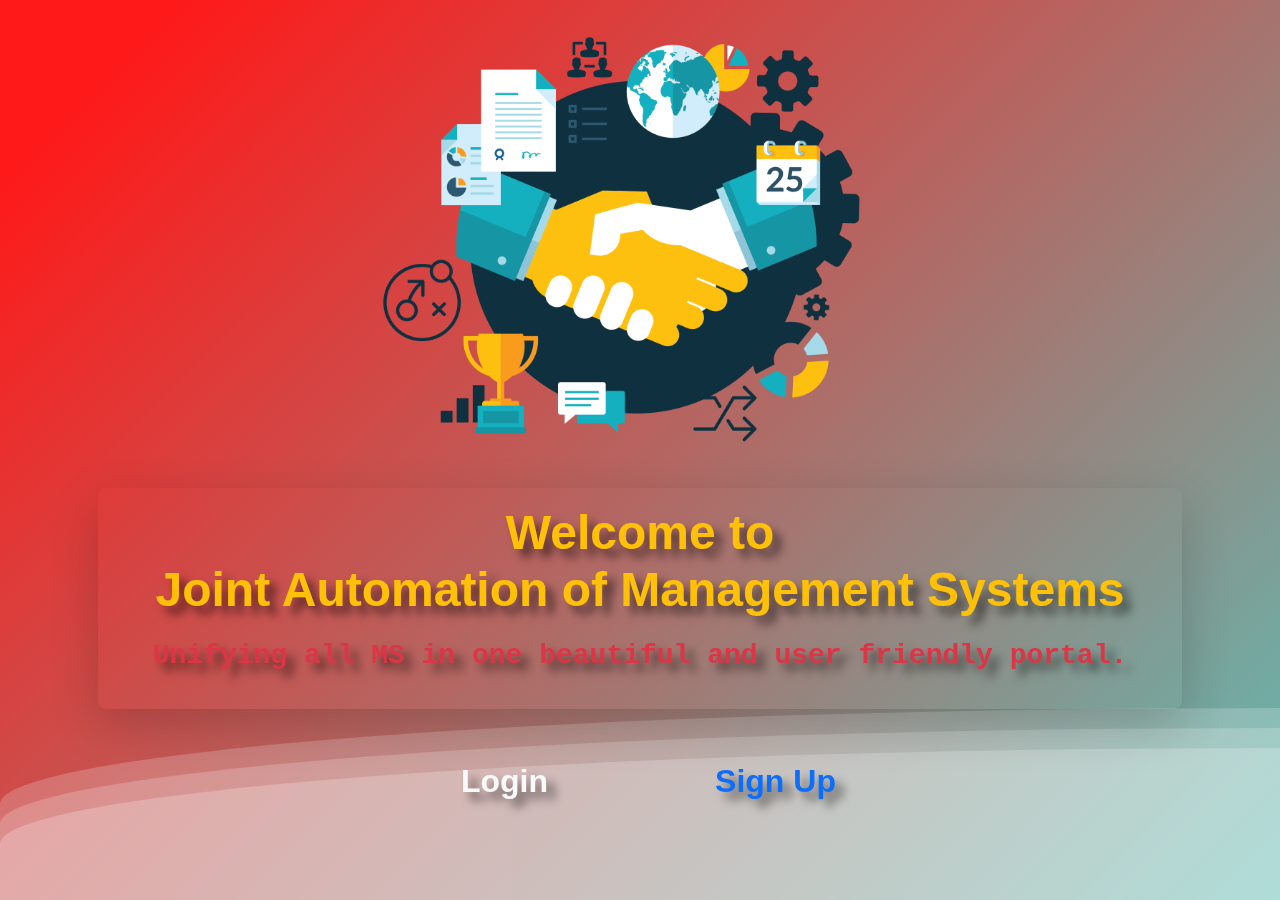
<file: index.html>
<!DOCTYPE html>
<html lang="en">

<head>
  <meta charset="UTF-8">
  <meta http-equiv="X-UA-Compatible" content="IE=edge">
  <meta name="viewport" content="width=device-width, initial-scale=1.0">

  <link rel="stylesheet" href="css/bootstrap.min.css">
  <link rel="stylesheet" href="css/landing/style.css" />
  <link rel="icon" type="image/x-icon" href="./images/icons/navbar.png" />

  <title>Welcome to JAMS</title>
</head>

<body>

  <div class="container text-center d-flex justify-content-center align-items-center" style="min-height: 90vh;">
    <div class="card bg-transparent border-0">
      <div class="card-body">
        <img src="images/icons/jamsforops.png" alt="logo" class="img-fluid" style="max-width: 50%">
        <div class="shadow-lg p-3 rounded-3">
          <div class="display-5 fw-semibold card-title text-warning">
            Welcome to <br> <strong>Joint Automation of Management Systems</strong>
          </div>
          <p class="font-monospace my-3 fs-3 fw-semibold text-danger">
            Unifying all MS in one beautiful and user friendly
            portal.
          </p>
        </div>
        <div class="container mt-5">
          <div class="row justify-content-center">
            <div class="col-sm-3">
              <a href="pages/login/" class=" fs-2 text-decoration-none text-light text-end"><b>Login</b></a>
            </div>
            <div class="col-md-3">
              <a href="pages/signup/" class="fs-2 text-decoration-none"><b>Sign Up</b></a>
            </div>
          </div>
        </div>
      </div>
    </div>
    <div class="wave"></div>
    <div class="wave"></div>
    <div class="wave"></div>
  </div>

  <!-- Bootstrap scripts -->
  <script src="js/bootstrap.bundle.min.js"></script>
  <script src="js/bootstrap.min.js"></script>

</body>

</html>
</file>
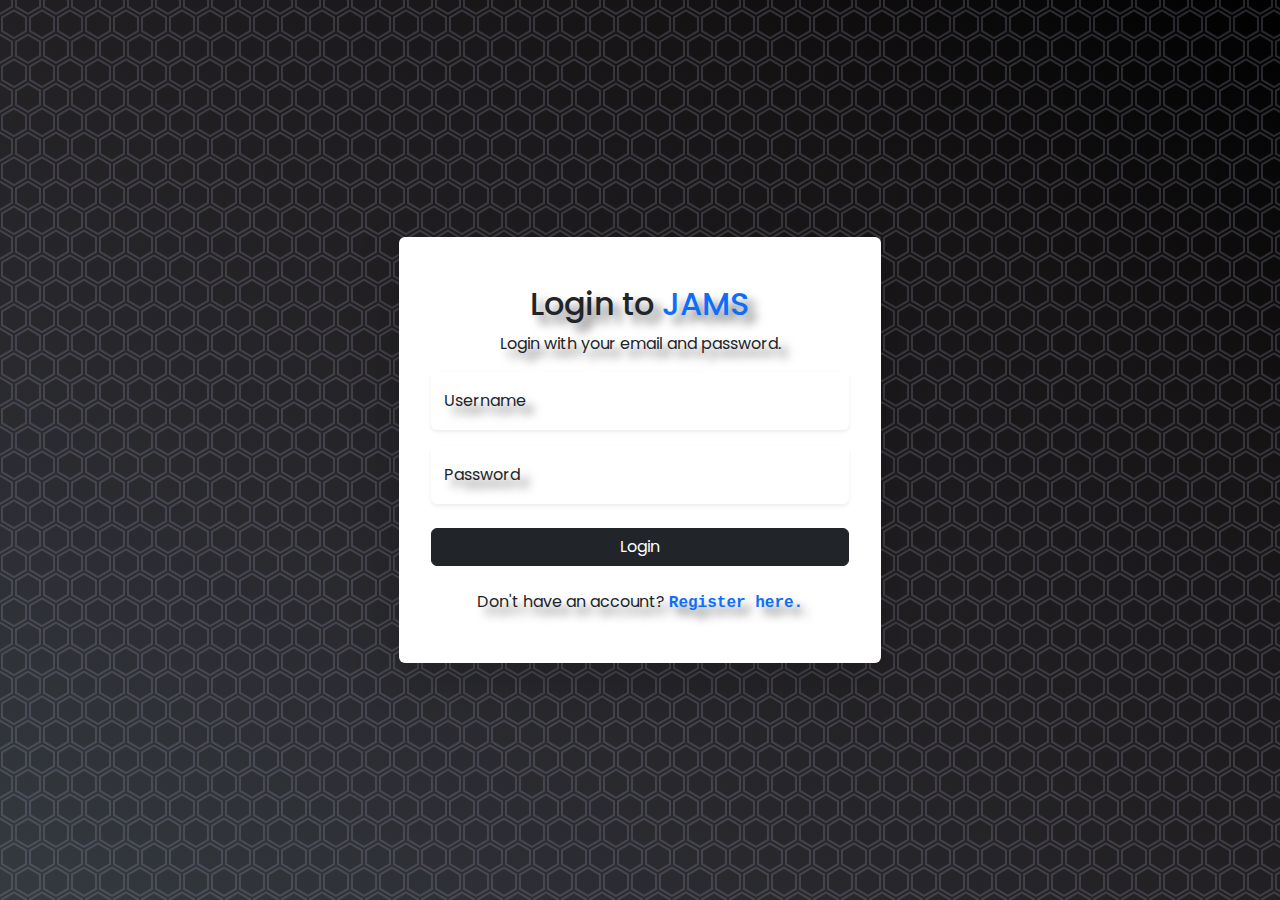
<file: pages/login/index.html>
<!DOCTYPE html>
<html lang="en">

<head>
    <meta charset="UTF-8">
    <meta name="viewport" content="width=device-width, initial-scale=1.0">
    <link rel="stylesheet" href="../../css/bootstrap.min.css">
    <link rel="stylesheet" href="../../css/page.global.css">
    <link rel="stylesheet" href="style.css" />
    <link rel="icon" type="image/x-icon" href="../../images/icons/navbar.png" />
    <title>JAMS Login</title>
</head>

<body>
    <!-- Login form card start -->
    <div class="d-flex justify-content-center align-items-center vh-100">
        <div class="card shadow-lg border-0">
            <div class="card-body">
                <form onsubmit="return login()" class="w-450 p-3">
                    <div class="card-title text-center my-3">
                        <h2>
                            Login to <a class="text-decoration-none" href="../../">JAMS</a>
                        </h2>
                        <p>Login with your email and password.</p>
                    </div>
                    <div class="form-floating my-3">
                        <input type="text" class="form-control shadow-sm border-0" id="username" placeholder="Username" />
                        <label for="username">Username</label>
                    </div>
                    <div class="form-floating mb-2">
                        <input type="password" class="form-control shadow-sm border-0" id="password" placeholder="Password" />
                        <label for="password">Password</label>
                    </div>
                    <div class="d-grid gap-2">
                        <button type="submit" class="btn btn-dark mt-3">Login</button>
                    </div>
                    <br />
                    <p class="text-center">
                        Don't have an account? <a class="text-decoration-none font-monospace fw-semibold" href="../signup/"> Register here.</a>
                    </p>
                </form>
            </div>
        </div>
    </div>
    <!-- Login form card ends -->

    <!-- jQuery CDN -->
    <script src="../../js/jquery-3.6.3.min.js"></script>

    <!-- Start of Bootstrap scripts -->
    <script src="../../js/bootstrap.bundle.min.js"></script>
    <script src="../../js/bootstrap.min.js"></script>
    <!-- End of Bootstrap scripts -->

    <script src="script.js"></script>
    <script src="../../js/logout.js"></script>
</body>

</html>
</file>
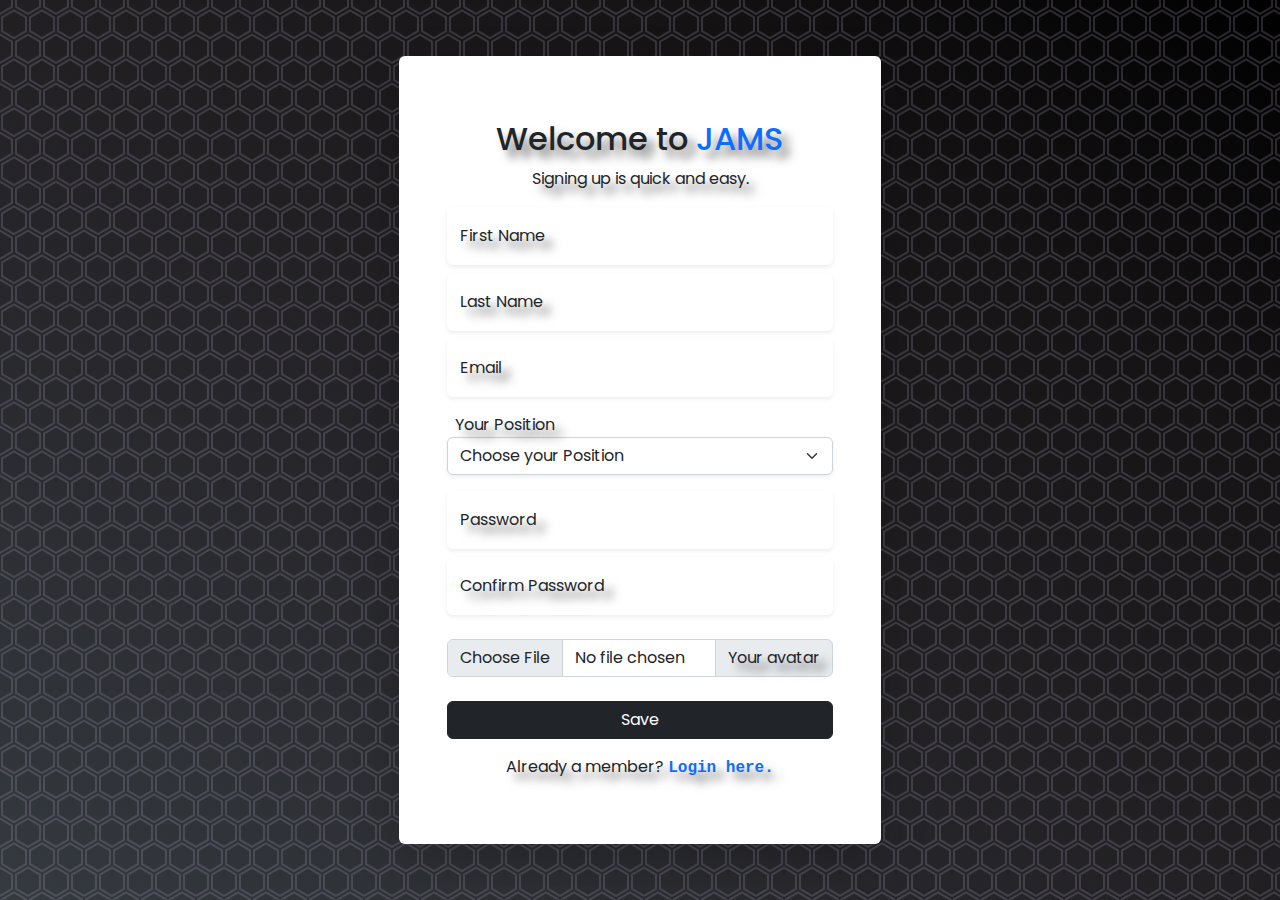
<file: pages/signup/index.html>
<!DOCTYPE html>
<html lang="en">

<head>
    <meta charset="UTF-8">
    <meta name="viewport" content="width=device-width, initial-scale=1.0">
    <link rel="stylesheet" href="../../css/bootstrap.min.css">
    <!-- <link href="https://cdn.jsdelivr.net/npm/bootstrap@5.3.0-alpha1/dist/css/bootstrap.min.css" rel="stylesheet"> -->

    <!-- <link rel="stylesheet" href="../../css/page.global.css"> -->
    <link rel="stylesheet" href="style.css" />
    <link rel="icon" type="image/x-icon" href="../../images/icons/navbar.png" />
    <title>JAMS Sign-Up</title>
</head>

<body>
    <!-- Signup form card start -->
    <div class="d-flex justify-content-center align-items-center vh-100">
        <div class="card shadow-lg border-0">
            <div class="card-body">
                <form id="signupForm" onsubmit="return store()" class="w-450 p-3">
                    <div class="card-body">
                        <div class="card-title text-center my-3">
                            <h2>
                                Welcome to <a class="text-decoration-none" href="../../">JAMS</a>
                            </h2>
                            <p>Signing up is quick and easy.</p>
                        </div>
                        <div class="form-floating mb-2">
                            <input type="text" class="form-control shadow-sm border-0" id="firstname"
                                placeholder="First name" required />
                            <label for="firstname">First Name</label>
                        </div>
                        <div class="form-floating mb-2">
                            <input type="text" class="form-control shadow-sm border-0" id="lastname"
                                placeholder="Last name" required />
                            <label for="lastname">Last Name</label>
                        </div>
                        <div class="form-floating mb-2">
                            <input type="email" class="form-control shadow-sm border-0" id="username"
                                placeholder="name@email.com" required />
                            <label for="username">Email</label>
                        </div>
                        <!-- <div class="form-floating mb-2">
                            <input type="text" class="form-control shadow-sm border-0" id="position"
                                placeholder="Position" required />
                            <label for="username">Position</label>
                        </div> -->
                        <label for="position" class="ps-2 mt-2">Your Position</label>
                        <select class="form-select shadow-sm mb-3 d-grid gap-2 border-light-subtle" aria-label=".form-select-lg example">
                            <option selected>Choose your Position</option>
                            <option value="Admin" id="position">Admin</option>
                            <option value="Engineer" id="position">Engineer</option>
                          </select>
                        <div class="form-floating mb-2">
                            <input type="password" class="form-control shadow-sm border-0" id="password"
                                placeholder="Password" required />
                            <label for="password">Password</label>
                        </div>
                        <div class="form-floating">
                            <input type="password" class="form-control shadow-sm border-0"
                                id="confirm_password" placeholder="Password" required />
                            <label for="confirm_password">Confirm Password</label>
                        </div>

                        <!-- Profile upload start -->
                        <div class="input-group my-4">
                            <input type="file" class="form-control" id="profile_pic" name="file" onchange="uploadImage()" accept="image/*" required>
                                <label class="input-group-text" for="profile_pic">Your avatar</label>
                            </div>
                        <!-- Profile upload end -->

                        <div class="d-grid gap-2">
                                <button type="submit" class="btn btn-dark">Save</button>
                            </div>

                        <div class="text-center mt-3">
                            <p>
                                Already a member? <a class="text-decoration-none font-monospace fw-semibold"
                                    href="../login/">Login here.</a>
                            </p>
                        </div>

                    </div>
                </form>
            </div>
        </div>
    </div>
    <!-- Signup form card ends -->

    <!-- jQuery CDN -->
    <script src="../../js/jquery-3.6.3.min.js"></script>

    <!-- Start of Bootstrap scripts -->
    <script src="../../js/bootstrap.bundle.min.js"></script>

    <!-- <script src="https://cdn.jsdelivr.net/npm/bootstrap@5.3.0-alpha1/dist/js/bootstrap.bundle.min.js"></script> -->
    <!-- <script src="../../js/bootstrap.min.js"></script> -->
    <!-- End of Bootstrap scripts -->

    <script src="script.js"></script>
    <script src="../../js/logout.js"></script>
</body>

</html>
</file>
<file: css/landing/style.css>
body {
  margin: auto;
  font-family: -apple-system, BlinkMacSystemFont, sans-serif;
  overflow: auto;
  background: linear-gradient(315deg, rgba(101, 0, 94, 1) 3%, rgba(60, 132, 206, 1) 38%, rgba(48, 238, 226, 1) 68%, rgba(255, 25, 25, 1) 98%);
  animation: gradient 30s ease infinite;
  background-size: 400% 400%;
  background-attachment: fixed;
  text-shadow: 8px 8px 10px #0000008c;
}

@keyframes gradient {
  0% {
    background-position: 0% 0%;
  }

  50% {
    background-position: 100% 100%;
  }

  100% {
    background-position: 0% 0%;
  }
}

.wave {
  background: rgb(255 255 255 / 25%);
  border-radius: 1000% 1000% 0 0;
  position: fixed;
  width: 200%;
  height: 12em;
  animation: wave 30s -1s linear infinite;
  transform: translate3d(0, 0, 0);
  opacity: 0.8;
  bottom: 0;
  left: 0;
  z-index: -1;
}

.wave:nth-of-type(2) {
  bottom: -1.25em;
  animation: wave 20s linear reverse infinite;
  opacity: 0.8;
}

.wave:nth-of-type(3) {
  bottom: -2.5em;
  animation: wave 40s -1s reverse infinite;
  opacity: 0.9;
}

@keyframes wave {
  2% {
    transform: translateX(1);
  }

  25% {
    transform: translateX(-25%);
  }

  50% {
    transform: translateX(-50%);
  }

  75% {
    transform: translateX(-25%);
  }

  100% {
    transform: translateX(1);
  }
}
</file>
<file: css/page.global.css>
@import url('https://fonts.googleapis.com/css2?family=Poppins:wght@200;300;400;500;600;700&display=swap');

* {
  margin: 0;
  padding: 0;
  box-sizing: border-box;
  font-family: "Poppins", sans-serif;
}

.navbar-brand img {
    height: 30px;
    width: 25px;
}

#profile_pic {
    object-fit: cover;
    height: 30px;
    width: 30px;
}
</file>
<file: pages/login/style.css>
.w-450 {
    width: 450px;
}

.vh-100 {
    min-height: 100vh;
}

body {
    justify-content: center;
    align-items: center;
    margin: 0;
    width: 100vw;
    height: 100vh;
    text-shadow: 8px 8px 10px #0000008c;
    background-color: #343a40;
    background-image: url("../../images/icons/login-signup-bg.svg"), linear-gradient(to right top, #343a40, #2b2c31, #211f22, #151314, #000000);
}
</file>
<file: pages/signup/style.css>
@import url('https://fonts.googleapis.com/css2?family=Poppins:wght@200;300;400;500;600;700&display=swap');

* {
  margin: 0;
  padding: 0;
  box-sizing: border-box;
  font-family: "Poppins", sans-serif;
}

.w-450 {
  width: 450px;
}

.vh-100 {
  min-height: 100vh;
}

body {
  /* font-family: 'Share Tech', sans-serif; */
  /* font-size: 68px; */
  /* color: white; */
  /* display: flex; */
  justify-content: center;
  align-items: center;
  margin: 0;
  width: 100vw;
  height: 100vh;
  text-shadow: 8px 8px 10px #0000008c;
  background-color: #343a40;
  background-image: url("../../images/icons/login-signup-bg.svg"), linear-gradient(to right top, #343a40, #2b2c31, #211f22, #151314, #000000);
}

#profile_pic {
  font-family: "Poppins", sans-serif;
}
</file>
